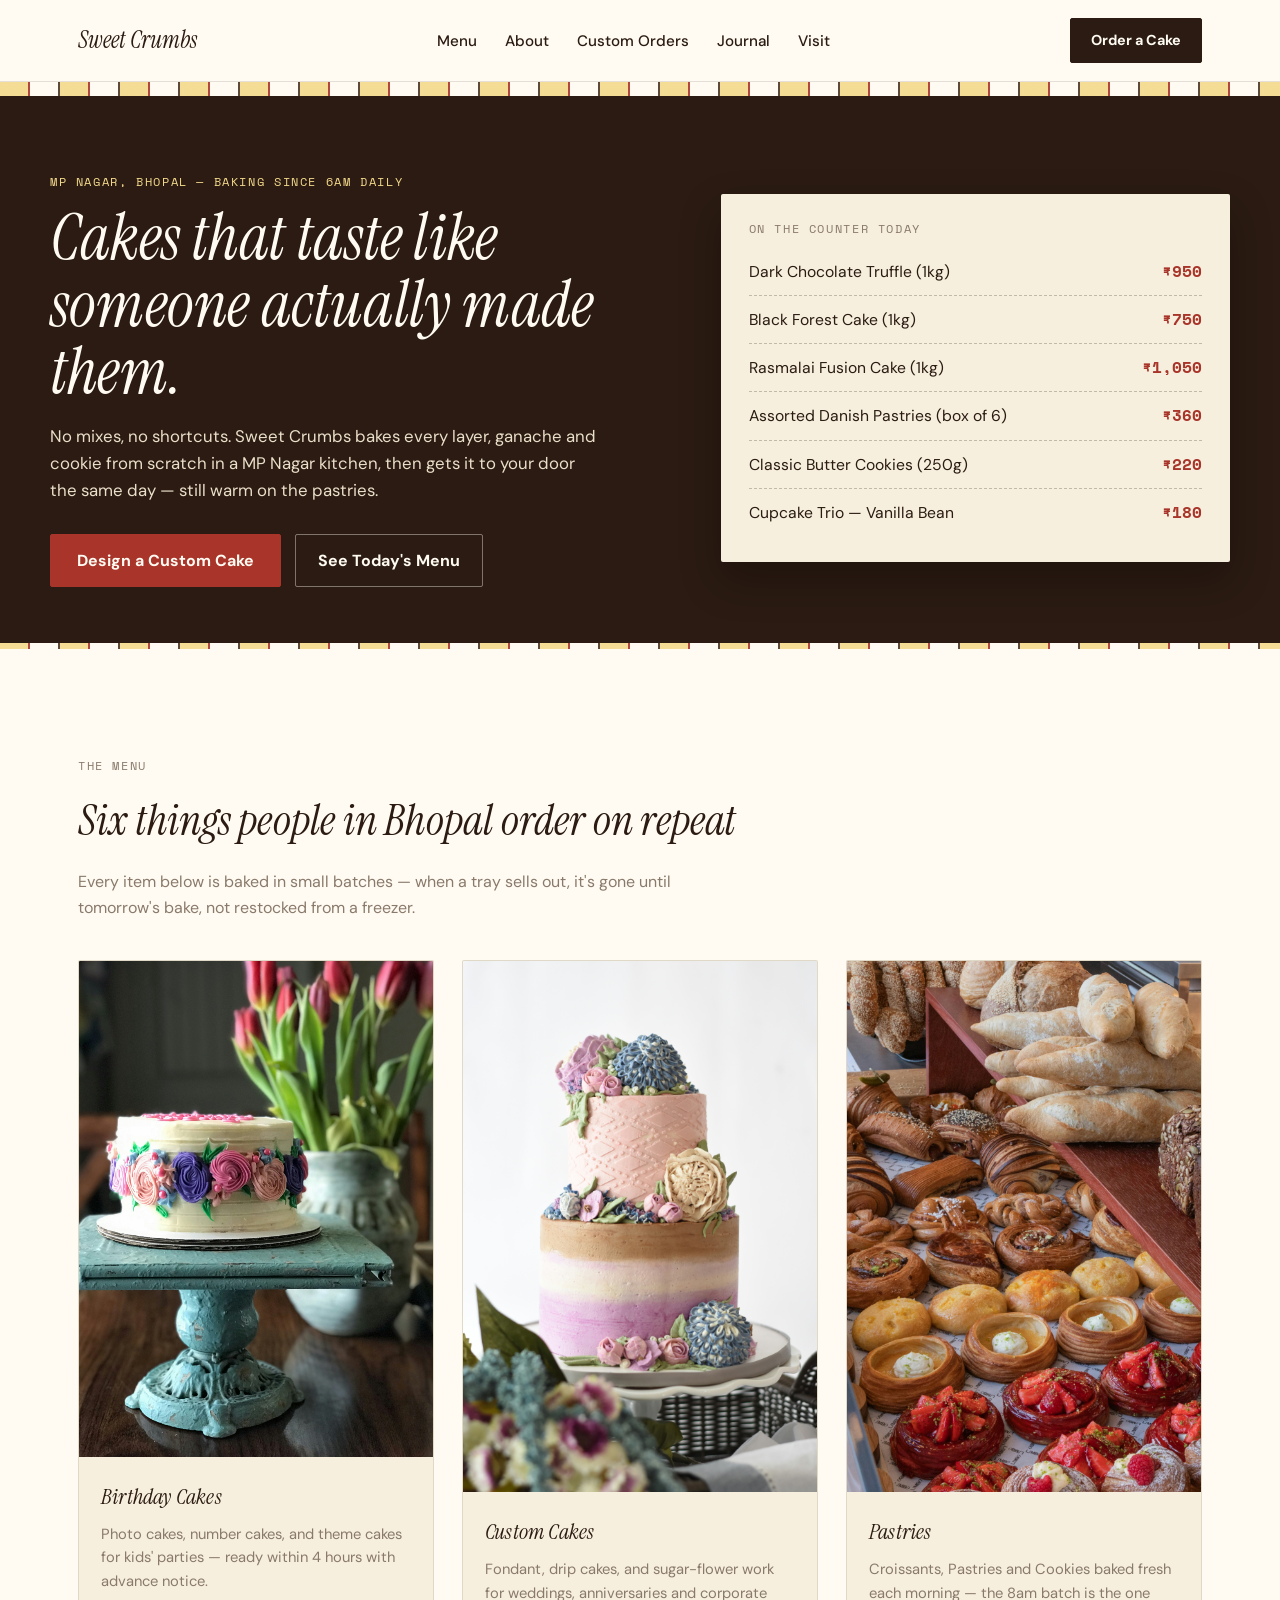
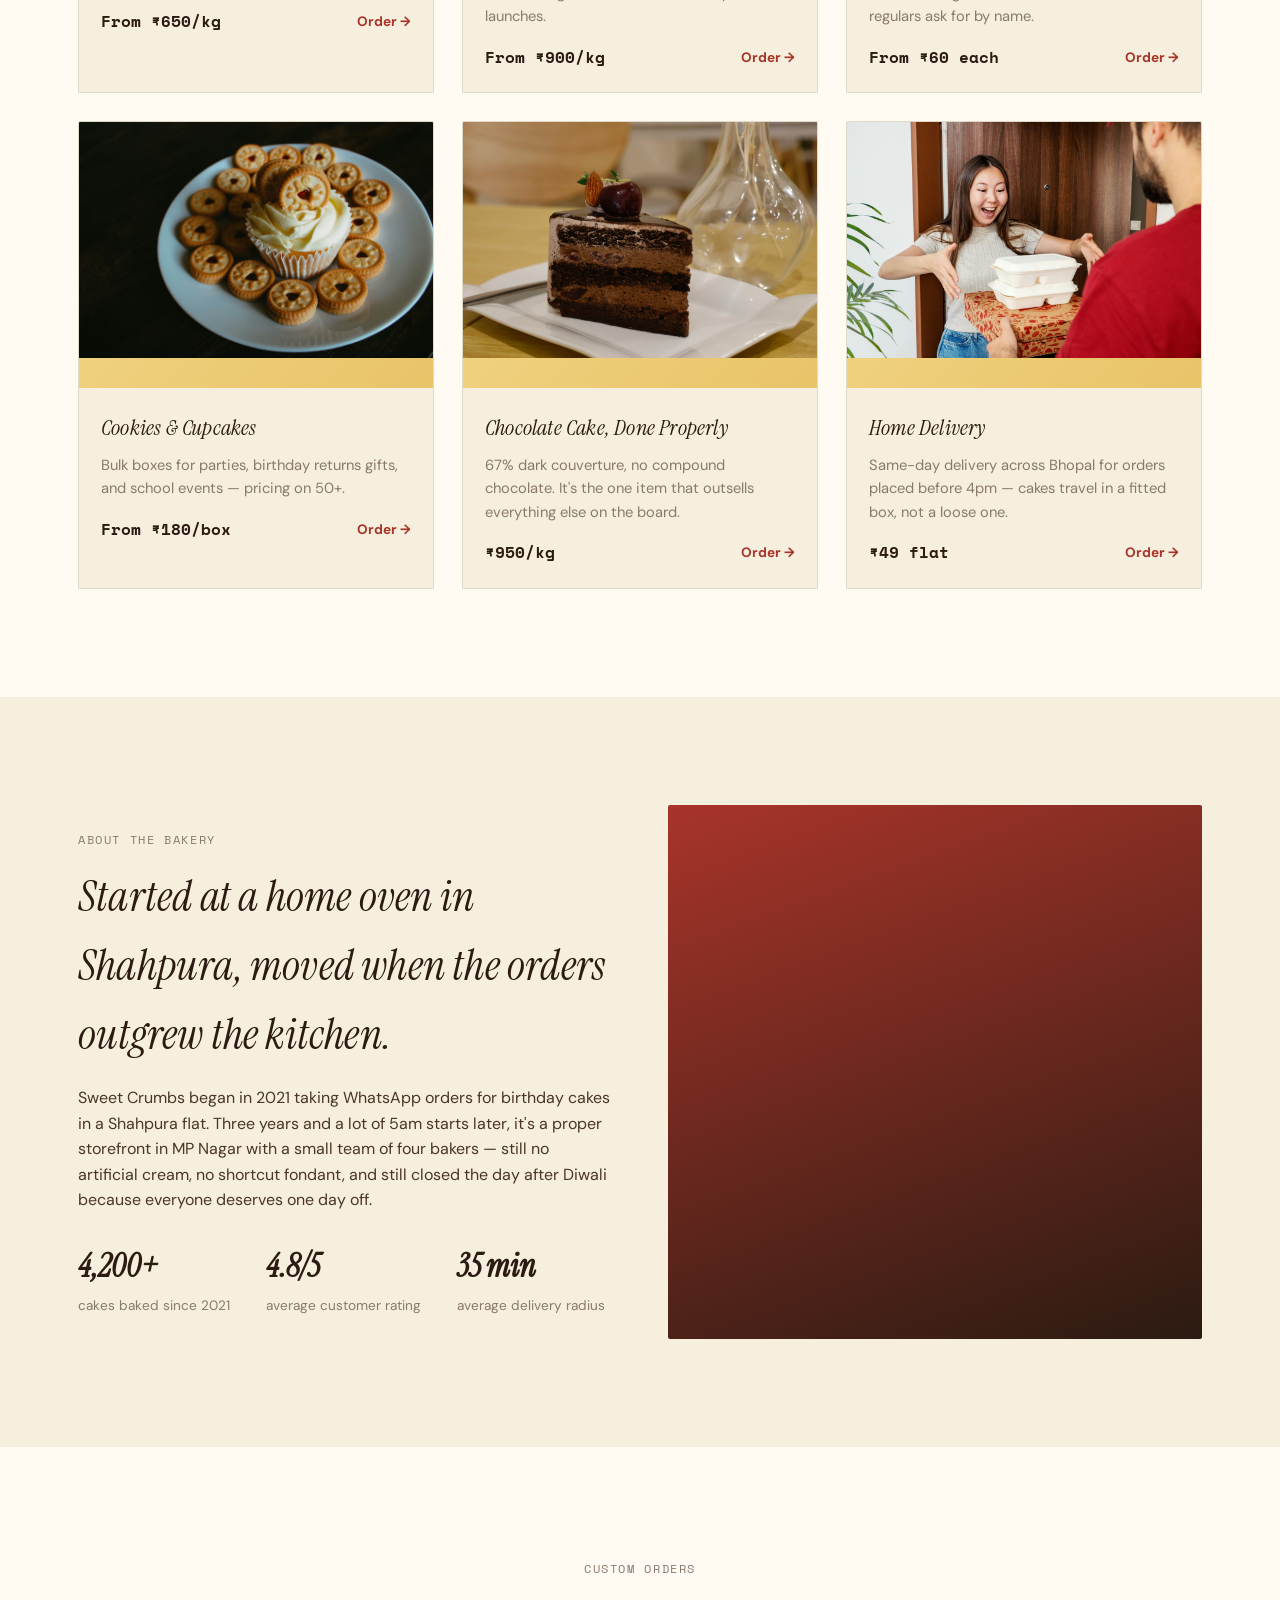
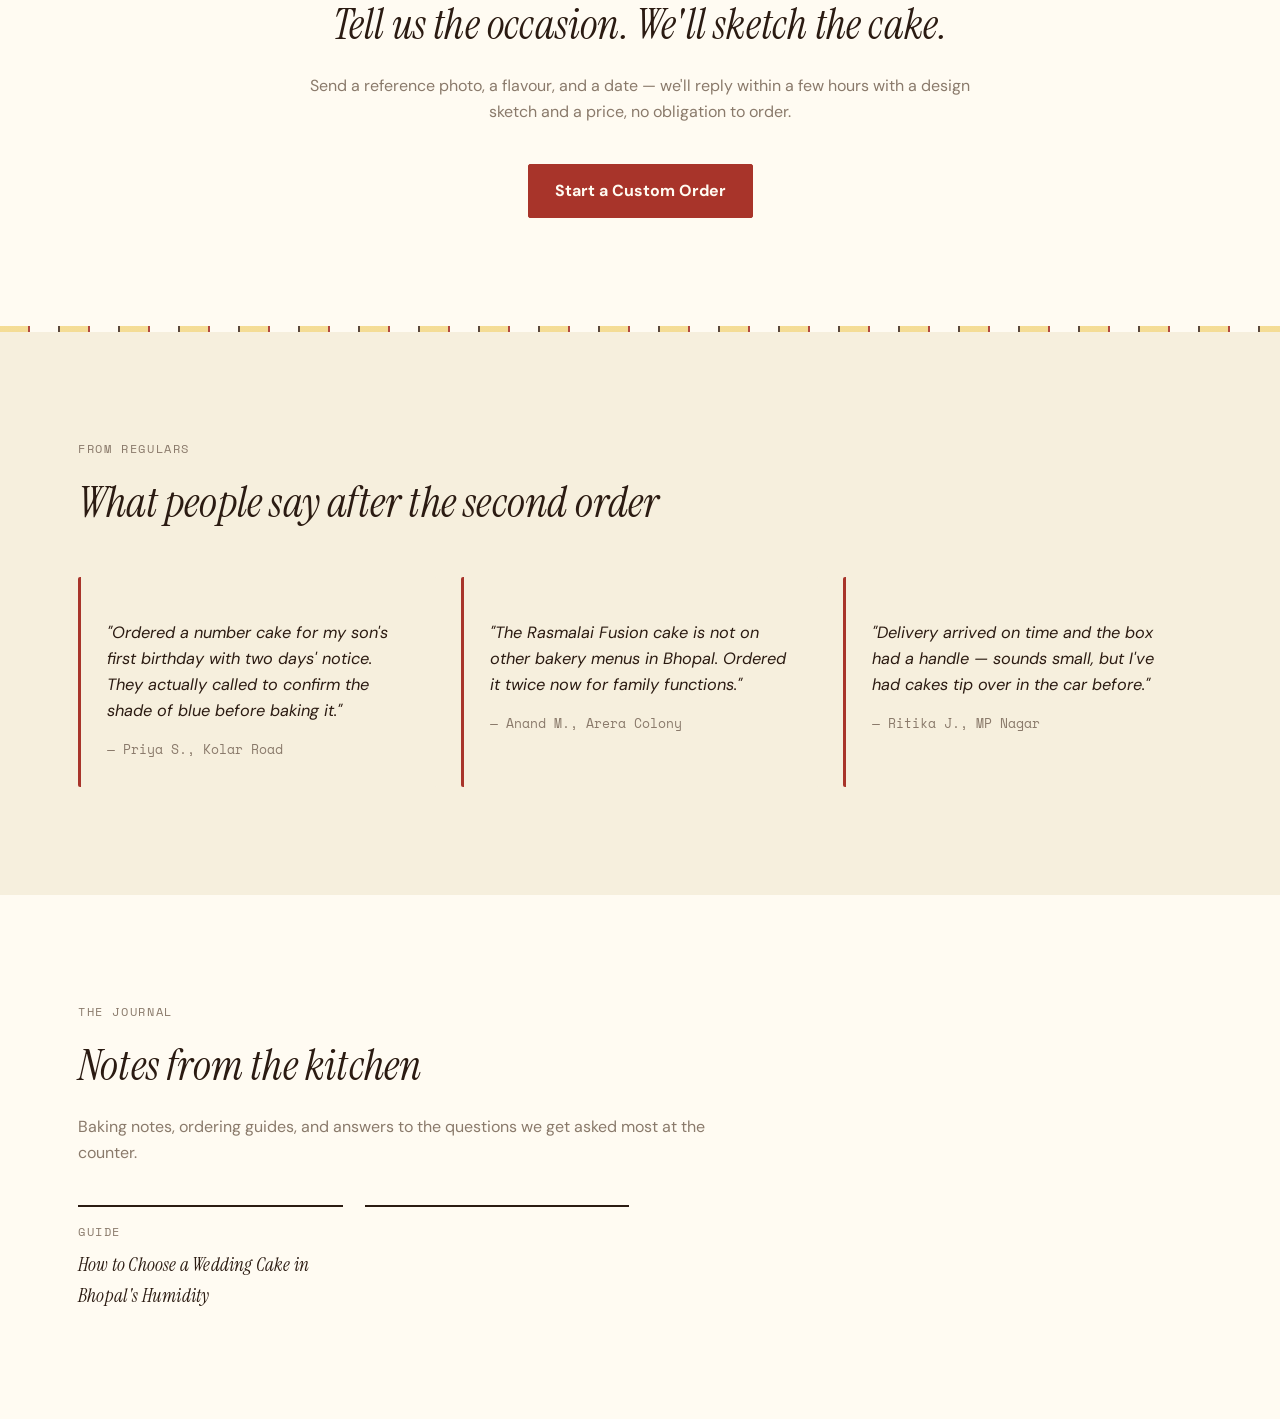
<file: index.html>
<!DOCTYPE html>
<html lang="en">
<head>
<meta charset="UTF-8">
<meta name="viewport" content="width=device-width, initial-scale=1.0">

<!-- ============================================================
     SEO: Title & Meta Description
     ============================================================ -->
<title>Sweet Crumbs Bakery Bhopal | Custom Cakes, Pastries &amp; Home Delivery</title>
<meta name="description" content="Sweet Crumbs Bakery in MP Nagar, Bhopal bakes birthday cakes, custom cakes, pastries and cupcakes fresh every morning. Order online for same-day home delivery across Bhopal.">
<link rel="canonical" href="https://www.sweetcrumbsbhopal.in/">
<meta name="robots" content="index, follow">

<!-- Open Graph -->
<meta property="og:title" content=Sweet Crumbs Bakery>
<meta property="og:site_name" content=Site Crumbs Bakery>
<meta property="og:url" content=https://ka-jal17.github.io/Bakery-Website/>
<meta property="og:description" content=Cakes that taste like someone actually made them.
No mixes, no shortcuts. Sweet Crumbs bakes every layer, ganache and cookie from scratch in a MP Nagar kitchen, then gets it to your door the same day still warm on the pastries.>
<meta property="og:image" content=https://ka-jal17.github.io/Bakery-Website/photos/logan-ellzey-tOKVj3FOUbA-unsplash.jpg>

<!-- LocalBusiness Schema -->
<script type="application/ld+json">
{
  "@context": "https://schema.org",
  "@type": "Bakery",
  "name": "Sweet Crumbs Bakery",
  "image": "https://www.sweetcrumbsbhopal.in/images/storefront.jpg",
  "address": {
    "@type": "PostalAddress",
    "streetAddress": "14 Zone-II, MP Nagar",
    "addressLocality": "Bhopal",
    "addressRegion": "Madhya Pradesh",
    "postalCode": "462011",
    "addressCountry": "IN"
  },
  "geo": { "@type": "GeoCoordinates", "latitude": 23.2337, "longitude": 77.4341 },
  "telephone": "+91-XXXXXXXXXX",
  "servesCuisine": "Bakery",
  "priceRange": "₹₹",
  "openingHoursSpecification": [
    { "@type": "OpeningHoursSpecification", "dayOfWeek": ["Monday","Tuesday","Wednesday","Thursday","Friday","Saturday","Sunday"], "opens": "08:00", "closes": "21:00" }
  ]
}
</script>
<script type="application/ld+json">
{
  "@context": "https://schema.org",
  "@type": "FAQPage",
  "mainEntity": [{
    "@type": "Question",
    "name": "What products do you offer?",
    "acceptedAnswer": {
      "@type": "Answer",
      "text": "We offer freshly baked breads, cakes, pastries, cookies, cupcakes, donuts, muffins, and seasonal specials made with premium ingredients."
    }
  },{
    "@type": "Question",
    "name": "Do you offer eggless options?",
    "acceptedAnswer": {
      "@type": "Answer",
      "text": "Yes, we have a variety of delicious eggless cakes and desserts available."
    }
  },{
    "@type": "Question",
    "name": "Do you use preservatives?",
    "acceptedAnswer": {
      "@type": "Answer",
      "text": "No. We focus on fresh baking and use high-quality ingredients without unnecessary preservatives."
    }
  },{
    "@type": "Question",
    "name": "How far in advance should I place a custom order?",
    "acceptedAnswer": {
      "@type": "Answer",
      "text": "We recommend placing your order at least 2–3 days in advance. Larger or more detailed cakes may require additional preparation time."
    }
  },{
    "@type": "Question",
    "name": "Can I schedule delivery?",
    "acceptedAnswer": {
      "@type": "Answer",
      "text": "Yes, you can select your preferred delivery date and available time slot during checkout."
    }
  },{
    "@type": "Question",
    "name": "Is Cash on Delivery available?",
    "acceptedAnswer": {
      "@type": "Answer",
      "text": "Availability depends on your location and order value."
    }
  },{
    "@type": "Question",
    "name": "How should I store my cake?",
    "acceptedAnswer": {
      "@type": "Answer",
      "text": "Keep refrigerated and consume within 24–48 hours for the best freshness."
    }
  },{
    "@type": "Question",
    "name": "Can I cancel my order?",
    "acceptedAnswer": {
      "@type": "Answer",
      "text": "Orders can be canceled before preparation begins. Customized items may have limited cancellation options."
    }
  },{
    "@type": "Question",
    "name": "What if I receive a damaged product?",
    "acceptedAnswer": {
      "@type": "Answer",
      "text": "Please contact us immediately with your order details and photos. We'll work to resolve the issue as quickly as possible."
    }
  },{
    "@type": "Question",
    "name": "Do you offer catering for events?",
    "acceptedAnswer": {
      "@type": "Answer",
      "text": "Yes! We provide bakery catering for birthdays, weddings, corporate events, and celebrations."
    }
  }]
}
</script>
<!-- Fonts: Instrument Serif (display) + DM Sans (body) + Space Mono (labels/prices) -->
<link rel="preconnect" href="https://fonts.googleapis.com">
<link rel="preconnect" href="https://fonts.gstatic.com" crossorigin>
<link href="https://fonts.googleapis.com/css2?family=Instrument+Serif:ital@0;1&family=DM+Sans:wght@400;500;700&family=Space+Mono:wght@400;700&display=swap" rel="stylesheet">

<link rel="stylesheet" href="theme.css">
<style>
  :root{
    --espresso:#2B1B12;
    --espresso-soft:#4A3527;
    --flour:#FFFBF2;
    --flour-dim:#F6EFDD;
    --butter:#F3D98B;
    --jam:#A8342A;
    --jam-dark:#7C2620;
    --sage:#6B7A5E;
    --muted:#8A7A6B;
    --radius:2px;
  }

  /* ---------- Lamination stripe motif (signature element) ---------- */
  .lamination{
    height:14px;
    width:100%;
    background:repeating-linear-gradient(
      90deg,
      var(--butter) 0 28px,
      var(--jam) 28px 30px,
      var(--flour) 30px 58px,
      var(--espresso-soft) 58px 60px
    );
    opacity:0.9;
  }
  .lamination.thin{ height:6px; }

  /* ---------- Header ---------- */
  header{
    position:sticky; top:0; z-index:20;
    background:var(--flour);
    border-bottom:1px solid rgba(43,27,18,0.12);
  }
  .nav-wrap{
    max-width:1180px; margin:0 auto; padding:18px 28px;
    display:flex; align-items:center; justify-content:space-between;
  }
  .brand{ font-family:'Instrument Serif', serif; font-size:1.5rem; font-style:italic;}
  nav ul{ list-style:none; display:flex; gap:28px; margin:0; padding:0; }
  nav a{ text-decoration:none; font-size:0.95rem; font-weight:500; }
  nav a:hover{ color:var(--jam); }
  .cta-btn{
    background:var(--espresso); color:var(--flour);
    padding:10px 20px; border-radius:var(--radius);
    text-decoration:none; font-size:0.9rem; font-weight:700;
    border:1px solid var(--espresso);
    transition:background 0.2s ease, color 0.2s ease;
  }
  .cta-btn:hover{ background:transparent; color:var(--espresso); }
  .cta-btn:focus-visible, a:focus-visible, button:focus-visible{ outline:3px solid var(--jam); outline-offset:2px;}
  .menu-toggle{ display:none; }

  /* ---------- Hero: the day's bake board ---------- */
  .hero{
    background:var(--espresso);
    color:var(--flour);
    padding:72px 28px 56px;
  }
  .hero-inner{ max-width:1180px; margin:0 auto; display:grid; grid-template-columns:1.1fr 0.9fr; gap:48px; align-items:center;}
  .hero-eyebrow{ color:var(--butter); }
  .hero h1{ font-size:clamp(2.6rem, 5vw, 4.2rem); font-style:italic; margin-top:10px; line-height:1.05;}
  .hero p.sub{ max-width:46ch; margin-top:18px; color:#EADFC9; font-size:1.05rem;}
  .hero-ctas{ margin-top:30px; display:flex; gap:14px; flex-wrap:wrap;}
  .btn-primary{
    background:var(--jam); color:var(--flour); padding:13px 26px;
    text-decoration:none; font-weight:700; border-radius:var(--radius);
    border:1px solid var(--jam);
  }
  .btn-primary:hover{ background:var(--jam-dark); }
  .btn-ghost{
    color:var(--flour); padding:13px 22px; text-decoration:none;
    font-weight:700; border:1px solid rgba(255,251,242,0.4); border-radius:var(--radius);
  }
  .btn-ghost:hover{ border-color:var(--flour); }

  /* Today's board card */
  .board{
    background:var(--flour-dim); color:var(--espresso);
    border-radius:var(--radius); padding:26px 28px;
    box-shadow:0 18px 40px rgba(0,0,0,0.28);
  }
  .board .label{ margin-bottom:10px; display:block;}
  .board ul{ list-style:none; margin:0; padding:0;}
  .board li{
    display:flex; justify-content:space-between; align-items:baseline;
    padding:11px 0; border-bottom:1px dashed rgba(43,27,18,0.25);
    font-size:0.98rem;
  }
  .board li:last-child{ border-bottom:none; }
  .board .price{ font-family:'Space Mono', monospace; font-weight:700; color:var(--jam);}

  /* ---------- Section shell ---------- */
  section{ padding:64px 28px; }
  .inner{ max-width:1180px; margin:0 auto; }
  .section-head{ max-width:60ch; margin-bottom:40px; }
  .section-head .label{ margin-bottom:10px; display:block; }
  .section-head h2{ font-size:clamp(1.9rem, 3.4vw, 2.7rem); font-style:italic;}
  .section-head p{ color:var(--muted); margin-top:12px; }

  /* ---------- Products grid ---------- */
  .grid{ display:grid; grid-template-columns:repeat(3, 1fr); gap:28px; }
  .card{
    background:var(--flour-dim); border:1px solid rgba(43,27,18,0.1);
    border-radius:var(--radius); overflow:hidden;
    display:flex; flex-direction:column;
  }
  .card-img{ aspect-ratio:4/3; background:linear-gradient(135deg, var(--butter), #E9C368); position:relative;}
  .card-body{ padding:22px; }
  .card h3{ font-size:1.4rem; font-style:italic; }
  .card p{ color:var(--muted); font-size:0.92rem; margin-top:8px;}
  .card .price-row{ display:flex; justify-content:space-between; align-items:center; margin-top:16px;}
  .card .price{ font-family:'Space Mono', monospace; font-weight:700;}
  .card .order-link{ font-size:0.85rem; font-weight:700; color:var(--jam); text-decoration:none;}
  .card .order-link:hover{ text-decoration:underline; }

  /* ---------- About / split ---------- */
  .split{ display:grid; grid-template-columns:1fr 1fr; gap:56px; align-items:center; }
  .split .swatch{ aspect-ratio:1/1; background:linear-gradient(160deg, var(--jam), var(--espresso)); border-radius:var(--radius); }
  .stat-row{ display:flex; gap:36px; margin-top:28px; flex-wrap:wrap;}
  .stat b{ font-family:'Instrument Serif', serif; font-size:2rem; display:block; font-style:italic;}
  .stat span{ color:var(--muted); font-size:0.85rem; }

  /* ---------- Testimonials ---------- */
  .testi-row{ display:grid; grid-template-columns:repeat(3,1fr); gap:24px; }
  .testi{ background:var(--flour-dim); padding:26px; border-left:3px solid var(--jam); border-radius:var(--radius); }
  .testi p{ font-style:italic; font-size:1.02rem; }
  .testi .who{ margin-top:14px; font-family:'Space Mono', monospace; font-size:0.8rem; color:var(--muted); }

  /* ---------- Blog teaser ---------- */
  .blog-row{ display:grid; grid-template-columns:repeat(4,1fr); gap:22px; }
  .blog-card{ border-top:2px solid var(--espresso); padding-top:16px; }
  .blog-card .label{ margin-bottom:8px; display:block;}
  .blog-card h3{ font-size:1.2rem; font-style:italic; }
  .blog-card a{ text-decoration:none; }
  .blog-card a:hover h3{ color:var(--jam); }

  /* ---------- Location / contact ---------- */
  .location-wrap{ display:grid; grid-template-columns:1fr 1fr; gap:40px; }
  .map-embed{ aspect-ratio:4/3; border-radius:var(--radius); overflow:hidden; border:1px solid rgba(43,27,18,0.15);}
  .map-embed iframe{ width:100%; height:100%; border:0; }
  .info-list{ list-style:none; padding:0; margin:20px 0 0; }
  .info-list li{ display:flex; gap:12px; padding:10px 0; border-bottom:1px solid rgba(43,27,18,0.1);}
  .info-list .k{ font-family:'Space Mono', monospace; font-size:0.78rem; color:var(--muted); min-width:110px;}

  form.contact-form{ margin-top:24px; display:grid; gap:14px; }
  form.contact-form input, form.contact-form textarea{
    font-family:'DM Sans', sans-serif; font-size:0.95rem;
    padding:12px 14px; border:1px solid rgba(43,27,18,0.25); border-radius:var(--radius);
    background:var(--flour);
  }
  form.contact-form button{
    justify-self:start; background:var(--jam); color:var(--flour);
    border:none; padding:13px 26px; font-weight:700; border-radius:var(--radius); cursor:pointer;
  }
  form.contact-form button:hover{ background:var(--jam-dark); }

  footer{ background:var(--espresso); color:#D9CBB4; padding:44px 28px 30px;}
  .footer-inner{ max-width:1180px; margin:0 auto; display:flex; justify-content:space-between; flex-wrap:wrap; gap:24px;}
  footer .brand{ color:var(--flour); }
  footer a{ text-decoration:none; color:#D9CBB4; }
  footer a:hover{ color:var(--butter); }
  .fine{ font-size:0.8rem; color:#8A7A63; margin-top:24px; }

  @media (max-width: 900px){
    .hero-inner, .split, .location-wrap{ grid-template-columns:1fr; }
    .grid{ grid-template-columns:repeat(2,1fr); }
    .testi-row{ grid-template-columns:1fr; }
    .blog-row{ grid-template-columns:repeat(2,1fr); }
    nav ul{ display:none; }
  }
  @media (max-width:560px){
    .grid, .blog-row{ grid-template-columns:1fr; }
  }
</style>
</head>
<body>

<header>
  <div class="nav-wrap">
    <a href="seo.html" class="brand">Sweet Crumbs</a>
    <nav aria-label="Primary">
      <ul>
        <li><a href="menu.html">Menu</a></li>
        <li><a href="about.html">About</a></li>
        <li><a href="custom-orders.html">Custom Orders</a></li>
        <li><a href="journal.html">Journal</a></li>
        <li><a href="visit.html">Visit</a></li>
      </ul>
    </nav>
    <a href="custom-design.html" class="cta-btn">Order a Cake</a>
  </div>
</header>
<div class="lamination" role="presentation"></div>

<!-- ============ HERO ============ -->
<section class="hero" id="top">
  <div class="hero-inner">
    <div>
      <span class="label hero-eyebrow">MP Nagar, Bhopal — Baking since 6am daily</span>
      <h1>Cakes that taste like someone actually made them.</h1>
      <p class="sub">No mixes, no shortcuts. Sweet Crumbs bakes every layer, ganache and cookie from scratch in a MP Nagar kitchen, then gets it to your door the same day — still warm on the pastries.</p>
      <div class="hero-ctas">
        <a href="#custom" class="btn-primary">Design a Custom Cake</a>
        <a href="#menu" class="btn-ghost">See Today's Menu</a>
      </div>
    </div>
    <div class="board" aria-label="Today's bake list">
      <span class="label">On the counter today</span>
      <ul>
        <li><span>Dark Chocolate Truffle (1kg)</span><span class="price">₹950</span></li>
        <li><span>Black Forest Cake (1kg)</span><span class="price">₹750</span></li>
        <li><span>Rasmalai Fusion Cake (1kg)</span><span class="price">₹1,050</span></li>
        <li><span>Assorted Danish Pastries (box of 6)</span><span class="price">₹360</span></li>
        <li><span>Classic Butter Cookies (250g)</span><span class="price">₹220</span></li>
        <li><span>Cupcake Trio — Vanilla Bean</span><span class="price">₹180</span></li>
      </ul>
    </div>
  </div>
</section>
<div class="lamination thin" role="presentation"></div>

<!-- ============ MENU / PRODUCTS ============ -->
<section id="menu">
  <div class="inner">
    <div class="section-head">
      <span class="label">The Menu</span>
      <h2>Six things people in Bhopal order on repeat</h2>
      <p>Every item below is baked in small batches — when a tray sells out, it's gone until tomorrow's bake, not restocked from a freezer.</p>
    </div>
    <div class="grid">

      <article class="card">
        <div class="card-img"><img src="photos\logan-ellzey-tOKVj3FOUbA-unsplash.jpg" alt="Two-tier vanilla birthday cake with buttercream flowers, decorated for a child's birthday, Bhopal" loading="lazy"></div>
        <div class="card-body">
          <h3>Birthday Cakes</h3>
          <p>Photo cakes, number cakes, and theme cakes for kids' parties — ready within 4 hours with advance notice.</p>
          <div class="price-row"><span class="price">From ₹650/kg</span><a href="#custom" class="order-link">Order →</a></div>
        </div>
      </article>

      <article class="card">
        <div class="card-img"><img src="photos\deva-williamson-Dd8_frJOHco-unsplash.jpg" alt="Custom fondant wedding cake with sugar flowers, Sweet Crumbs Bakery Bhopal" loading="lazy"></div>
        <div class="card-body">
          <h3>Custom Cakes</h3>
          <p>Fondant, drip cakes, and sugar-flower work for weddings, anniversaries and corporate launches.</p>
          <div class="price-row"><span class="price">From ₹900/kg</span><a href="#custom" class="order-link">Order →</a></div>
        </div>
      </article>

      <article class="card">
        <div class="card-img"><img src="photos\aleksandra-dementeva-IABZ0B8Ki3I-unsplash.jpg" alt="Assorted fresh Danish pastries and croissants on a bakery counter in Bhopal" loading="lazy"></div>
        <div class="card-body">
          <h3>Pastries</h3>
          <p>Croissants, Pastries and Cookies baked fresh each morning — the 8am batch is the one regulars ask for by name.</p>
          <div class="price-row"><span class="price">From ₹60 each</span><a href="#custom" class="order-link">Order →</a></div>
        </div>
      </article>

      <article class="card">
        <div class="card-img"><img src="photos\lottie-griffiths-EHBmHf3yPvo-unsplash.jpg" alt="Freshly baked butter cookies and vanilla cupcakes with buttercream swirls" loading="lazy"></div>
        <div class="card-body">
          <h3>Cookies &amp; Cupcakes</h3>
          <p>Bulk boxes for parties, birthday returns gifts, and school events — pricing on 50+.</p>
          <div class="price-row"><span class="price">From ₹180/box</span><a href="#custom" class="order-link">Order →</a></div>
        </div>
      </article>

      <article class="card">
        <div class="card-img"><img src="photos\you-le-r6T3KBdlGH4-unsplash.jpg" alt="Slice of rich dark chocolate truffle cake showing moist layers, Bhopal bakery" loading="lazy"></div>
        <div class="card-body">
          <h3>Chocolate Cake, Done Properly</h3>
          <p>67% dark couverture, no compound chocolate. It's the one item that outsells everything else on the board.</p>
          <div class="price-row"><span class="price">₹950/kg</span><a href="#custom" class="order-link">Order →</a></div>
        </div>
      </article>

      <article class="card">
        <div class="card-img"><img src="photos\jeshoots-com-Ym1qmOgxoyg-unsplash.jpg" alt="Bakery delivery box being handed over at a doorstep in Bhopal" loading="lazy"></div>
        <div class="card-body">
          <h3>Home Delivery</h3>
          <p>Same-day delivery across Bhopal for orders placed before 4pm — cakes travel in a fitted box, not a loose one.</p>
          <div class="price-row"><span class="price">₹49 flat</span><a href="#custom" class="order-link">Order →</a></div>
        </div>
      </article>

    </div>
  </div>
</section>

<!-- ============ ABOUT ============ -->
<section id="about" style="background:var(--flour-dim);">
  <div class="inner split">
    <div>
      <span class="label">About the Bakery</span>
      <h2 style="font-size:clamp(1.9rem,3.4vw,2.7rem); font-style:italic; margin-top:10px;">Started at a home oven in Shahpura, moved when the orders outgrew the kitchen.</h2>
      <p style="margin-top:16px; color:var(--espresso-soft);">Sweet Crumbs began in 2021 taking WhatsApp orders for birthday cakes in a Shahpura flat. Three years and a lot of 5am starts later, it's a proper storefront in MP Nagar with a small team of four bakers — still no artificial cream, no shortcut fondant, and still closed the day after Diwali because everyone deserves one day off.</p>
      <div class="stat-row">
        <div class="stat"><b>4,200+</b><span>cakes baked since 2021</span></div>
        <div class="stat"><b>4.8/5</b><span>average customer rating</span></div>
        <div class="stat"><b>35 min</b><span>average delivery radius</span></div>
      </div>
    </div>
    <div class="swatch" role="img" aria-label="Warm jam-red and espresso gradient panel"></div>
  </div>
</section>

<!-- ============ CUSTOM ORDERS CTA ============ -->
<section id="custom">
  <div class="inner" style="text-align:center; max-width:720px; margin:0 auto;">
    <span class="label">Custom Orders</span>
    <h2 style="font-size:clamp(1.9rem,3.4vw,2.6rem); font-style:italic; margin-top:12px;">Tell us the occasion. We'll sketch the cake.</h2>
    <p style="color:var(--muted); margin-top:14px;">Send a reference photo, a flavour, and a date — we'll reply within a few hours with a design sketch and a price, no obligation to order.</p>
    <a href="#visit" class="btn-primary" style="display:inline-block; margin-top:24px;">Start a Custom Order</a>
  </div>
</section>
<div class="lamination thin" role="presentation"></div>

<!-- ============ TESTIMONIALS ============ -->
<section style="background:var(--flour-dim);">
  <div class="inner">
    <div class="section-head">
      <span class="label">From Regulars</span>
      <h2>What people say after the second order</h2>
    </div>
    <div class="testi-row">
      <div class="testi">
        <p>"Ordered a number cake for my son's first birthday with two days' notice. They actually called to confirm the shade of blue before baking it."</p>
        <div class="who">— Priya S., Kolar Road</div>
      </div>
      <div class="testi">
        <p>"The Rasmalai Fusion cake is not on other bakery menus in Bhopal. Ordered it twice now for family functions."</p>
        <div class="who">— Anand M., Arera Colony</div>
      </div>
      <div class="testi">
        <p>"Delivery arrived on time and the box had a handle — sounds small, but I've had cakes tip over in the car before."</p>
        <div class="who">— Ritika J., MP Nagar</div>
      </div>
    </div>
  </div>
</section>

<!-- ============ BLOG / JOURNAL ============ -->
<section id="journal">
  <div class="inner">
    <div class="section-head">
      <span class="label">The Journal</span>
      <h2>Notes from the kitchen</h2>
      <p>Baking notes, ordering guides, and answers to the questions we get asked most at the counter.</p>
    </div>
    <div class="blog-row">
      <div class="blog-card">
        <span class="label">Guide</span>
        <a href="#"><h3>How to Choose a Wedding Cake in Bhopal's Humidity</h3></a>
      </div>
      <div class="blog-card">
        <span
</file>
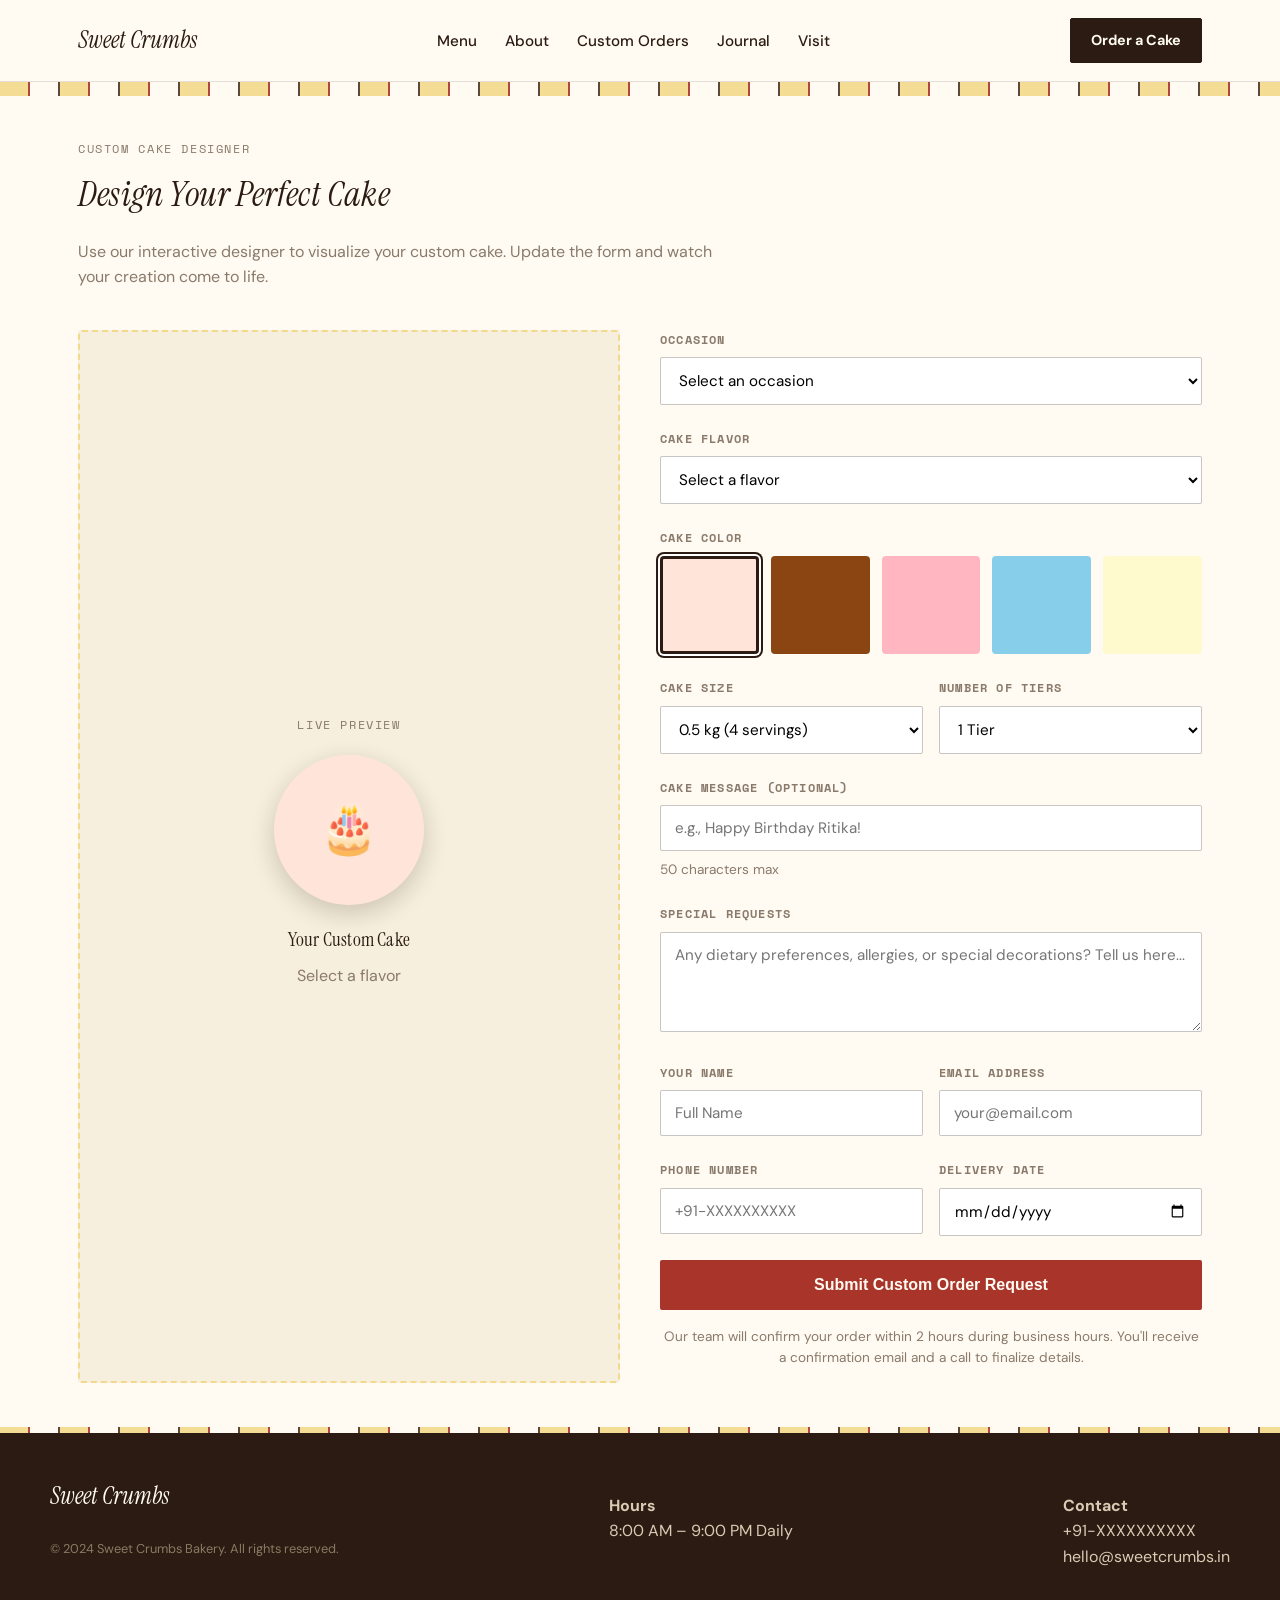
<file: custom-design.html>
<!DOCTYPE html>
<html lang="en">
<head>
  <meta charset="UTF-8">
  <meta name="viewport" content="width=device-width, initial-scale=1.0">
  <title>Design Your Cake | Sweet Crumbs Bakery</title>
  <link rel="preconnect" href="https://fonts.googleapis.com">
  <link rel="preconnect" href="https://fonts.gstatic.com" crossorigin>
  <link href="https://fonts.googleapis.com/css2?family=Instrument+Serif:ital@0;1&family=DM+Sans:wght@400;500;700&family=Space+Mono:wght@400;700&display=swap" rel="stylesheet">
  <link rel="stylesheet" href="theme.css">
  <style>
    .design-container { display: grid; grid-template-columns: 1fr 1fr; gap: 40px; }
    .preview-box {
      background: var(--flour-dim);
      border-radius: 4px;
      padding: 40px;
      display: flex;
      flex-direction: column;
      justify-content: center;
      align-items: center;
      text-align: center;
      min-height: 600px;
      border: 2px dashed var(--butter);
    }
    .preview-cake {
      width: 200px;
      height: 200px;
      border-radius: 50%;
      margin: 20px auto;
      box-shadow: 0 8px 24px rgba(43, 27, 18, 0.2);
      display: flex;
      align-items: center;
      justify-content: center;
      font-size: 3rem;
      transition: all 0.3s ease;
    }
    .form-group { margin-bottom: 24px; }
    .form-group label {
      display: block;
      font-family: 'Space Mono', monospace;
      font-size: 0.75rem;
      text-transform: uppercase;
      letter-spacing: 0.1em;
      color: var(--muted);
      margin-bottom: 8px;
      font-weight: 700;
    }
    .form-group input,
    .form-group select,
    .form-group textarea {
      width: 100%;
      font-family: 'DM Sans', sans-serif;
      font-size: 0.95rem;
      padding: 12px 14px;
      border: 1px solid rgba(43, 27, 18, 0.25);
      border-radius: 2px;
      background: white;
      box-sizing: border-box;
    }
    .form-group textarea { resize: vertical; min-height: 100px; }
    .color-options {
      display: grid;
      grid-template-columns: repeat(5, 1fr);
      gap: 12px;
    }
    .color-swatch {
      width: 100%;
      aspect-ratio: 1;
      border-radius: 4px;
      border: 3px solid transparent;
      cursor: pointer;
      transition: all 0.2s ease;
    }
    .color-swatch:hover { transform: scale(1.05); }
    .color-swatch.selected { border-color: var(--espresso); box-shadow: 0 0 0 2px white, 0 0 0 4px var(--espresso); }
    .form-row { display: grid; grid-template-columns: 1fr 1fr; gap: 16px; }
    .submit-btn {
      width: 100%;
      background: var(--jam);
      color: var(--flour);
      padding: 16px;
      border: none;
      border-radius: 2px;
      font-weight: 700;
      font-size: 1rem;
      cursor: pointer;
      transition: background 0.2s ease;
    }
    .submit-btn:hover { background: var(--jam-dark); }
    .sub-note { font-size: 0.85rem; color: var(--muted); margin-top: 8px; }
    @media (max-width: 900px) {
      .design-container { grid-template-columns: 1fr; }
      .form-row { grid-template-columns: 1fr; }
      .preview-box { min-height: 400px; }
    }
  </style>
</head>
<body>

<header>
  <div class="nav-wrap">
    <a href="index.html" class="brand">Sweet Crumbs</a>
    <nav aria-label="Primary">
      <ul>
        <li><a href="menu.html">Menu</a></li>
        <li><a href="about.html">About</a></li>
        <li><a href="custom-orders.html">Custom Orders</a></li>
        <li><a href="journal.html">Journal</a></li>
        <li><a href="visit.html">Visit</a></li>
      </ul>
    </nav>
    <a href="custom-design.html" class="cta-btn">Order a Cake</a>
  </div>
</header>
<div class="lamination" role="presentation"></div>

<section class="inner">
  <div class="section-head">
    <span class="label">Custom Cake Designer</span>
    <h2>Design Your Perfect Cake</h2>
    <p>Use our interactive designer to visualize your custom cake. Update the form and watch your creation come to life.</p>
  </div>

  <div class="design-container">
    <!-- Preview Section -->
    <div class="preview-box" id="previewBox">
      <span class="label">Live Preview</span>
      <div class="preview-cake" id="previewCake" style="background: #FFE5D9;">🎂</div>
      <h3 id="previewText" style="margin: 0; color: var(--espresso);">Your Custom Cake</h3>
      <p id="previewFlavor" style="color: var(--muted); margin: 8px 0;"></p>
    </div>

    <!-- Design Form -->
    <div>
      <form id="designForm" onchange="updatePreview()">
        <div class="form-group">
          <label for="occasion">Occasion</label>
          <select id="occasion" required>
            <option value="">Select an occasion</option>
            <option value="birthday">Birthday</option>
            <option value="wedding">Wedding</option>
            <option value="anniversary">Anniversary</option>
            <option value="corporate">Corporate Event</option>
            <option value="graduation">Graduation</option>
            <option value="other">Other</option>
          </select>
        </div>

        <div class="form-group">
          <label for="flavor">Cake Flavor</label>
          <select id="flavor" required>
            <option value="">Select a flavor</option>
            <option value="chocolate">Dark Chocolate</option>
            <option value="vanilla">Vanilla Bean</option>
            <option value="strawberry">Strawberry</option>
            <option value="red-velvet">Red Velvet</option>
            <option value="lemon">Lemon Drizzle</option>
            <option value="rasmalai">Rasmalai Fusion</option>
          </select>
          <p class="sub-note" id="flavorNote"></p>
        </div>

        <div class="form-group">
          <label>Cake Color</label>
          <div class="color-options">
            <div class="color-swatch selected" style="background: #FFE5D9;" data-color="Cream" onclick="selectColor(this, 'Cream')"></div>
            <div class="color-swatch" style="background: #8B4513;" data-color="Brown" onclick="selectColor(this, 'Brown')"></div>
            <div class="color-swatch" style="background: #FFB6C1;" data-color="Pink" onclick="selectColor(this, 'Pink')"></div>
            <div class="color-swatch" style="background: #87CEEB;" data-color="Blue" onclick="selectColor(this, 'Blue')"></div>
            <div class="color-swatch" style="background: #FFFACD;" data-color="Yellow" onclick="selectColor(this, 'Yellow')"></div>
          </div>
        </div>

        <div class="form-row">
          <div class="form-group">
            <label for="size">Cake Size</label>
            <select id="size" required>
              <option value="0.5kg">0.5 kg (4 servings)</option>
              <option value="1kg">1 kg (8 servings)</option>
              <option value="1.5kg">1.5 kg (12 servings)</option>
              <option value="2kg">2 kg (16 servings)</option>
            </select>
          </div>

          <div class="form-group">
            <label for="servings">Number of Tiers</label>
            <select id="tiers" required>
              <option value="1">1 Tier</option>
              <option value="2">2 Tiers</option>
              <option value="3">3 Tiers</option>
              <option value="4">4 Tiers</option>
            </select>
          </div>
        </div>

        <div class="form-group">
          <label for="message">Cake Message (optional)</label>
          <input type="text" id="message" placeholder="e.g., Happy Birthday Ritika!" maxlength="50">
          <p class="sub-note">50 characters max</p>
        </div>

        <div class="form-group">
          <label for="specialRequests">Special Requests</label>
          <textarea id="specialRequests" placeholder="Any dietary preferences, allergies, or special decorations? Tell us here..."></textarea>
        </div>

        <div class="form-row">
          <div class="form-group">
            <label for="name">Your Name</label>
            <input type="text" id="name" placeholder="Full Name" required>
          </div>

          <div class="form-group">
            <label for="email">Email Address</label>
            <input type="email" id="email" placeholder="your@email.com" required>
          </div>
        </div>

        <div class="form-row">
          <div class="form-group">
            <label for="phone">Phone Number</label>
            <input type="tel" id="phone" placeholder="+91-XXXXXXXXXX" required>
          </div>

          <div class="form-group">
            <label for="deliveryDate">Delivery Date</label>
            <input type="date" id="deliveryDate" required>
          </div>
        </div>

        <button type="submit" class="submit-btn">Submit Custom Order Request</button>
        <p class="sub-note" style="text-align: center; margin-top: 16px;">
          Our team will confirm your order within 2 hours during business hours. You'll receive a confirmation email and a call to finalize details.
        </p>
      </form>
    </div>
  </div>
</section>

<div class="lamination thin" role="presentation"></div>

<footer>
  <div class="footer-inner">
    <div>
      <a href="seo.html" class="brand">Sweet Crumbs</a>
      <p class="fine">© 2024 Sweet Crumbs Bakery. All rights reserved.</p>
    </div>
    <div>
      <p><strong>Hours</strong><br>8:00 AM – 9:00 PM Daily</p>
    </div>
    <div>
      <p><strong>Contact</strong><br><a href="tel:+91-XXXXXXXXXX">+91-XXXXXXXXXX</a><br><a href="mailto:hello@sweetcrumbs.in">hello@sweetcrumbs.in</a></p>
    </div>
  </div>
</footer>

<script>
  const flavorNotes = {
    chocolate: 'Rich dark chocolate with silky ganache',
    vanilla: 'Classic vanilla bean sponge',
    strawberry: 'Fresh strawberry with cream',
    'red-velvet': 'Elegant red velvet cake',
    lemon: 'Bright and zesty lemon',
    rasmalai: 'Traditional Indian fusion'
  };

  let selectedColor = 'Cream';

  function updatePreview() {
    const occasion = document.getElementById('occasion').value;
    const flavor = document.getElementById('flavor').value;
    const message = document.getElementById('message').value;
    const tiers = document.getElementById('tiers').value;

    const previewCake = document.getElementById('previewCake');
    const previewText = document.getElementById('previewText');
    const previewFlavor = document.getElementById('previewFlavor');

    // Update emoji based on occasion
    let emoji = '🎂';
    if (occasion === 'wedding') emoji = '💒';
    if (occasion === 'birthday') emoji = '🎂';
    if (occasion === 'anniversary') emoji = '💕';

    // Update size based on tiers
    let size = '150px';
    if (tiers >= 2) size = '180px';
    if (tiers >= 3) size = '200px';
    if (tiers >= 4) size = '220px';

    previewCake.style.width = size;
    previewCake.style.height = size;
    previewCake.textContent = emoji;

    previewText.textContent = message || 'Your Custom Cake';
    previewFlavor.textContent = flavorNotes[flavor] || 'Select a flavor';
  }

  function selectColor(element, colorName) {
    document.querySelectorAll('.color-swatch').forEach(el => el.classList.remove('selected'));
    element.classList.add('selected');
    selectedColor = colorName;

    const previewCake = document.getElementById('previewCake');
    previewCake.style.background = element.style.background;

    updatePreview();
  }

  document.getElementById('designForm').addEventListener('submit', function(e) {
    e.preventDefault();

    const formData = {
      occasion: document.getElementById('occasion').value,
      flavor: document.getElementById('flavor').value,
      cakeColor: selectedColor,
      size: document.getElementById('size').value,
      tiers: document.getElementById('tiers').value,
      message: document.getElementById('message').value,
      specialRequests: document.getElementById('specialRequests').value,
      name: document.getElementById('name').value,
      email: document.getElementById('email').value,
      phone: document.getElementById('phone').value,
      deliveryDate: document.getElementById('deliveryDate').value
    };

    console.log('Order submitted:', formData);

    // Show success message
    alert(`Thank you, ${formData.name}! Your custom cake design has been submitted.\n\nWe'll contact you at ${formData.phone} within 2 hours to confirm your order.\n\nDesired Delivery: ${formData.deliveryDate}`);

    // Optionally reset the form
    this.reset();
    updatePreview();
  });

  // Initialize preview
  updatePreview();

  // Set minimum date to today
  const today = new Date().toISOString().split('T')[0];
  document.getElementById('deliveryDate').setAttribute('min', today);
</script>

</body>
</html>
</file>
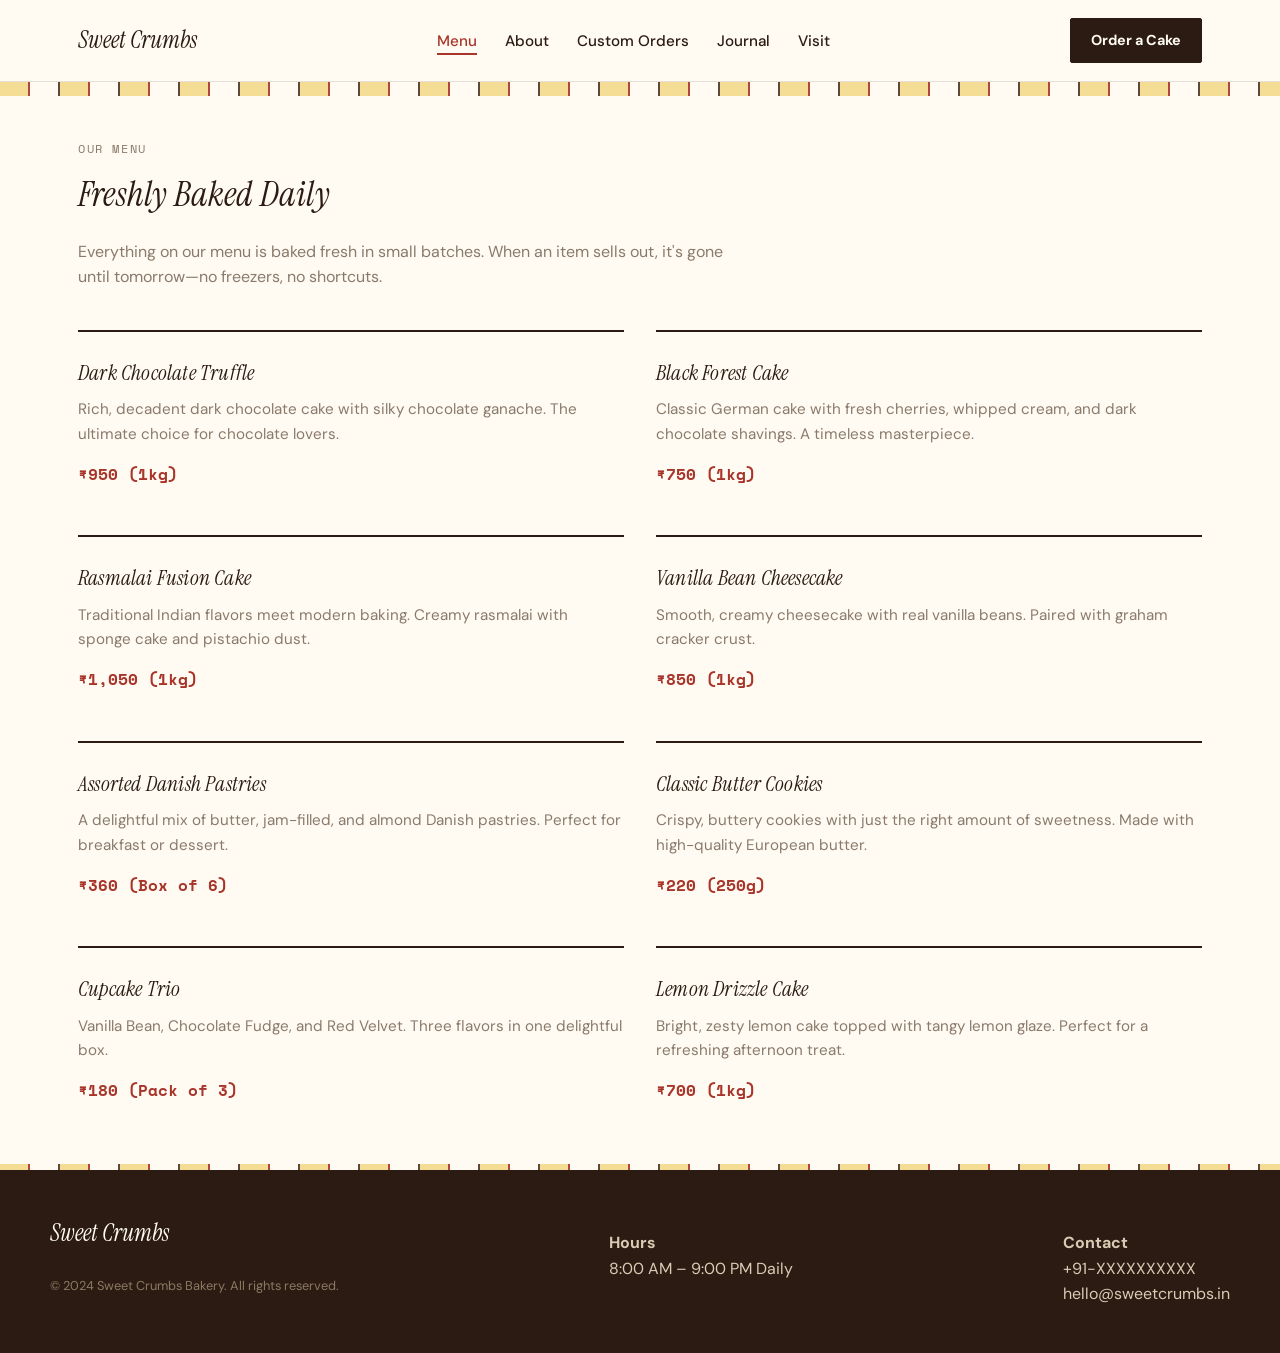
<file: menu.html>
<!DOCTYPE html>
<html lang="en">
<head>
  <meta charset="UTF-8">
  <meta name="viewport" content="width=device-width, initial-scale=1.0">
  <title>Menu | Sweet Crumbs Bakery</title>
  <link rel="preconnect" href="https://fonts.googleapis.com">
  <link rel="preconnect" href="https://fonts.gstatic.com" crossorigin>
  <link href="https://fonts.googleapis.com/css2?family=Instrument+Serif:ital@0;1&family=DM+Sans:wght@400;500;700&family=Space+Mono:wght@400;700&display=swap" rel="stylesheet">
  <link rel="stylesheet" href="theme.css">
  <style>
    .menu-grid { display: grid; grid-template-columns: repeat(2, 1fr); gap: 32px; }
    .menu-item {
      border-top: 2px solid var(--espresso);
      padding-top: 16px;
      transition: transform 0.2s ease;
    }
    .menu-item:hover { transform: translateY(-4px); }
    .menu-item h3 {
      font-size: 1.3rem;
      font-style: italic;
      color: var(--espresso);
      margin: 8px 0;
    }
    .menu-item .desc { color: var(--muted); font-size: 0.95rem; margin: 8px 0; }
    .menu-item .price { font-family: 'Space Mono', monospace; font-weight: 700; color: var(--jam); }
    @media (max-width: 900px) {
      .menu-grid { grid-template-columns: 1fr; }
    }
  </style>
</head>
<body>

<header>
  <div class="nav-wrap">
    <a href="index.html" class="brand">Sweet Crumbs</a>
    <nav aria-label="Primary">
      <ul>
        <li><a href="menu.html" class="active">Menu</a></li>
        <li><a href="about.html">About</a></li>
        <li><a href="custom-orders.html">Custom Orders</a></li>
        <li><a href="journal.html">Journal</a></li>
        <li><a href="visit.html">Visit</a></li>
      </ul>
    </nav>
    <a href="custom-design.html" class="cta-btn">Order a Cake</a>
  </div>
</header>
<div class="lamination" role="presentation"></div>

<section class="inner">
  <div class="section-head">
    <span class="label">Our Menu</span>
    <h2>Freshly Baked Daily</h2>
    <p>Everything on our menu is baked fresh in small batches. When an item sells out, it's gone until tomorrow—no freezers, no shortcuts.</p>
  </div>

  <div class="menu-grid">
    <div class="menu-item">
      <h3>Dark Chocolate Truffle</h3>
      <p class="desc">Rich, decadent dark chocolate cake with silky chocolate ganache. The ultimate choice for chocolate lovers.</p>
      <p class="price">₹950 (1kg)</p>
    </div>

    <div class="menu-item">
      <h3>Black Forest Cake</h3>
      <p class="desc">Classic German cake with fresh cherries, whipped cream, and dark chocolate shavings. A timeless masterpiece.</p>
      <p class="price">₹750 (1kg)</p>
    </div>

    <div class="menu-item">
      <h3>Rasmalai Fusion Cake</h3>
      <p class="desc">Traditional Indian flavors meet modern baking. Creamy rasmalai with sponge cake and pistachio dust.</p>
      <p class="price">₹1,050 (1kg)</p>
    </div>

    <div class="menu-item">
      <h3>Vanilla Bean Cheesecake</h3>
      <p class="desc">Smooth, creamy cheesecake with real vanilla beans. Paired with graham cracker crust.</p>
      <p class="price">₹850 (1kg)</p>
    </div>

    <div class="menu-item">
      <h3>Assorted Danish Pastries</h3>
      <p class="desc">A delightful mix of butter, jam-filled, and almond Danish pastries. Perfect for breakfast or dessert.</p>
      <p class="price">₹360 (Box of 6)</p>
    </div>

    <div class="menu-item">
      <h3>Classic Butter Cookies</h3>
      <p class="desc">Crispy, buttery cookies with just the right amount of sweetness. Made with high-quality European butter.</p>
      <p class="price">₹220 (250g)</p>
    </div>

    <div class="menu-item">
      <h3>Cupcake Trio</h3>
      <p class="desc">Vanilla Bean, Chocolate Fudge, and Red Velvet. Three flavors in one delightful box.</p>
      <p class="price">₹180 (Pack of 3)</p>
    </div>

    <div class="menu-item">
      <h3>Lemon Drizzle Cake</h3>
      <p class="desc">Bright, zesty lemon cake topped with tangy lemon glaze. Perfect for a refreshing afternoon treat.</p>
      <p class="price">₹700 (1kg)</p>
    </div>
  </div>
</section>

<div class="lamination thin" role="presentation"></div>

<footer>
  <div class="footer-inner">
    <div>
      <a href="seo.html" class="brand">Sweet Crumbs</a>
      <p class="fine">© 2024 Sweet Crumbs Bakery. All rights reserved.</p>
    </div>
    <div>
      <p><strong>Hours</strong><br>8:00 AM – 9:00 PM Daily</p>
    </div>
    <div>
      <p><strong>Contact</strong><br><a href="tel:+91-XXXXXXXXXX">+91-XXXXXXXXXX</a><br><a href="mailto:hello@sweetcrumbs.in">hello@sweetcrumbs.in</a></p>
    </div>
  </div>
</footer>

</body>
</html>
</file>
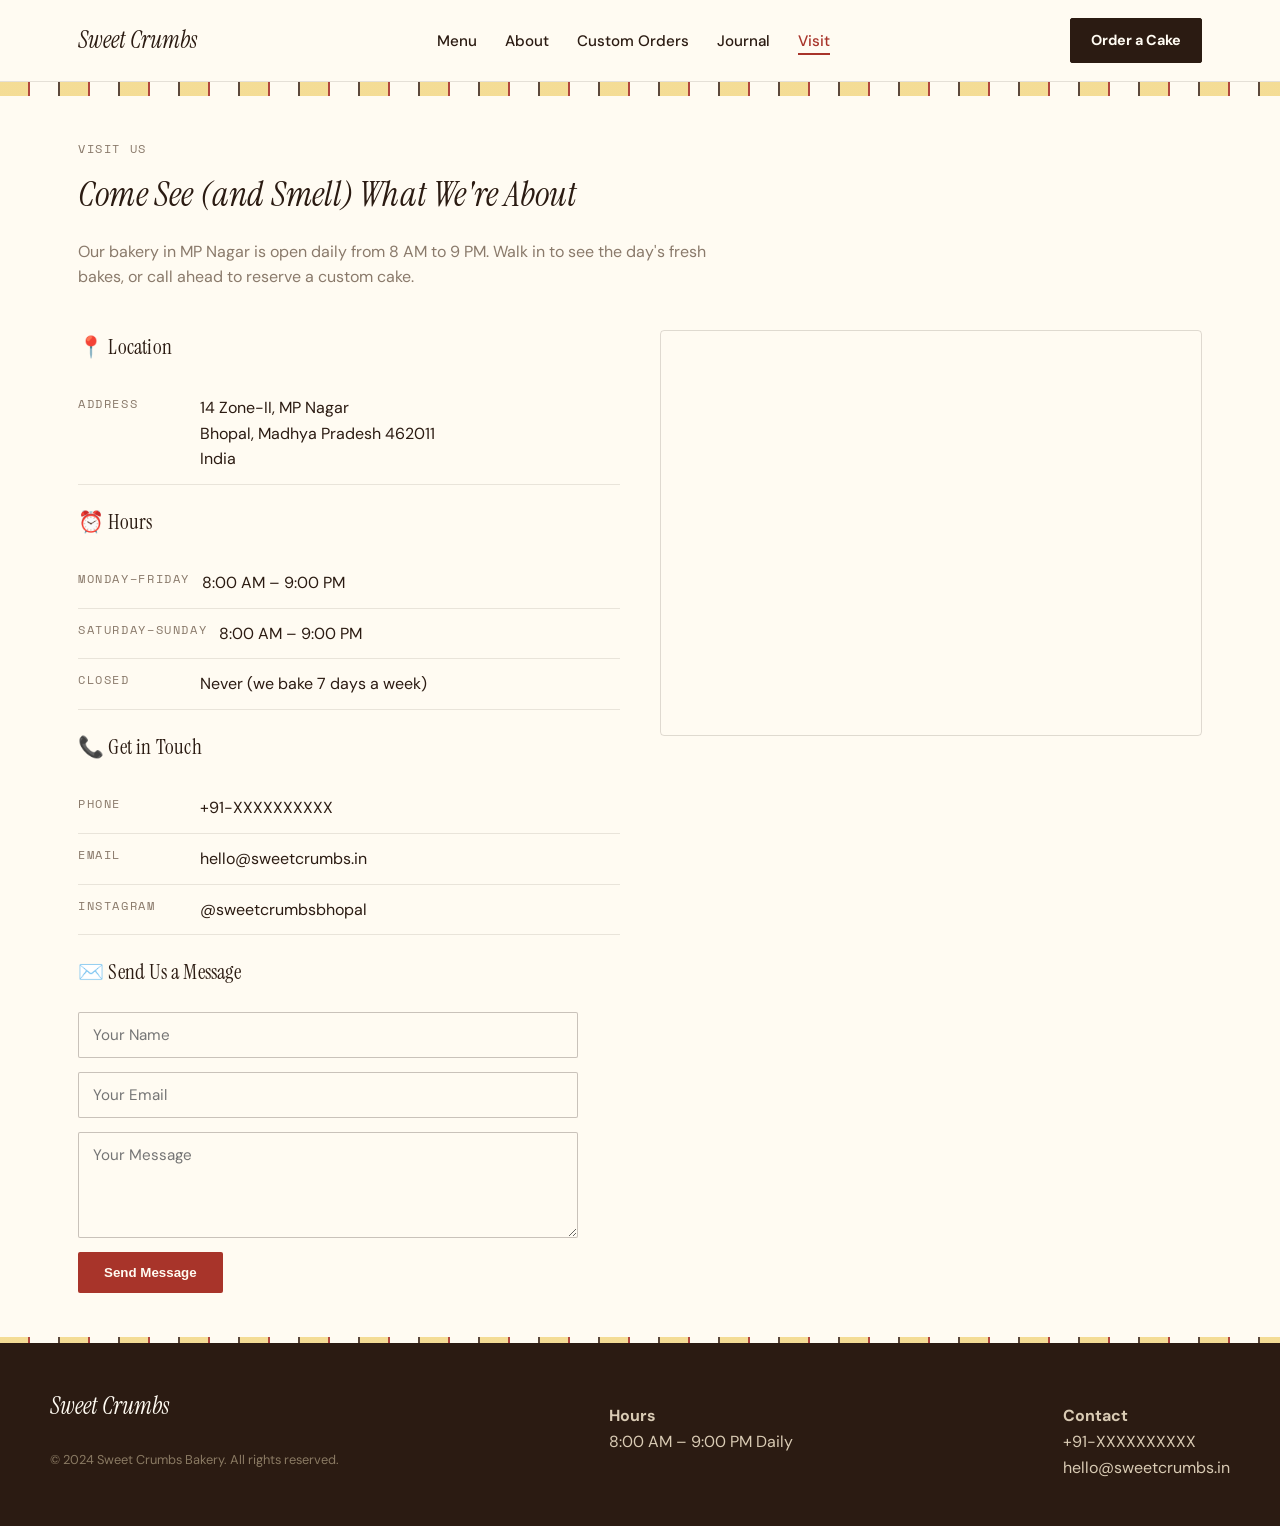
<file: visit.html>
<!DOCTYPE html>
<html lang="en">
<head>
  <meta charset="UTF-8">
  <meta name="viewport" content="width=device-width, initial-scale=1.0">
  <title>Visit Us | Sweet Crumbs Bakery</title>
  <link rel="preconnect" href="https://fonts.googleapis.com">
  <link rel="preconnect" href="https://fonts.gstatic.com" crossorigin>
  <link href="https://fonts.googleapis.com/css2?family=Instrument+Serif:ital@0;1&family=DM+Sans:wght@400;500;700&family=Space+Mono:wght@400;700&display=swap" rel="stylesheet">
  <link rel="stylesheet" href="theme.css">
  <style>
    .location-wrap { display: grid; grid-template-columns: 1fr 1fr; gap: 40px; }
    .map-embed { aspect-ratio: 4/3; border-radius: 4px; overflow: hidden; border: 1px solid rgba(43, 27, 18, 0.15); }
    .map-embed iframe { width: 100%; height: 100%; border: 0; }
    .info-section h3 { font-size: 1.3rem; margin-bottom: 12px; }
    .info-list { list-style: none; padding: 0; margin: 20px 0; }
    .info-list li { display: flex; gap: 12px; padding: 12px 0; border-bottom: 1px solid rgba(43, 27, 18, 0.1); }
    .info-list .label { min-width: 110px; }
    .info-list .value { flex: 1; }
    .contact-form {
      margin-top: 24px;
      display: grid;
      gap: 14px;
      max-width: 500px;
    }
    .contact-form input,
    .contact-form textarea {
      font-family: 'DM Sans', sans-serif;
      font-size: 0.95rem;
      padding: 12px 14px;
      border: 1px solid rgba(43, 27, 18, 0.25);
      border-radius: 2px;
      background: var(--flour);
    }
    .contact-form button {
      justify-self: start;
      background: var(--jam);
      color: var(--flour);
      border: none;
      padding: 13px 26px;
      font-weight: 700;
      border-radius: 2px;
      cursor: pointer;
      transition: background 0.2s ease;
    }
    .contact-form button:hover { background: var(--jam-dark); }
    @media (max-width: 900px) {
      .location-wrap { grid-template-columns: 1fr; }
    }
  </style>
</head>
<body>

<header>
  <div class="nav-wrap">
    <a href="index.html" class="brand">Sweet Crumbs</a>
    <nav aria-label="Primary">
      <ul>
        <li><a href="menu.html">Menu</a></li>
        <li><a href="about.html">About</a></li>
        <li><a href="custom-orders.html">Custom Orders</a></li>
        <li><a href="journal.html">Journal</a></li>
        <li><a href="visit.html" class="active">Visit</a></li>
      </ul>
    </nav>
    <a href="custom-design.html" class="cta-btn">Order a Cake</a>
  </div>
</header>
<div class="lamination" role="presentation"></div>

<section class="inner">
  <div class="section-head">
    <span class="label">Visit Us</span>
    <h2>Come See (and Smell) What We're About</h2>
    <p>Our bakery in MP Nagar is open daily from 8 AM to 9 PM. Walk in to see the day's fresh bakes, or call ahead to reserve a custom cake.</p>
  </div>

  <div class="location-wrap">
    <div>
      <div class="info-section">
        <h3>📍 Location</h3>
        <ul class="info-list">
          <li>
            <span class="label">Address</span>
            <span class="value">14 Zone-II, MP Nagar<br>Bhopal, Madhya Pradesh 462011<br>India</span>
          </li>
        </ul>

        <h3>⏰ Hours</h3>
        <ul class="info-list">
          <li>
            <span class="label">Monday–Friday</span>
            <span class="value">8:00 AM – 9:00 PM</span>
          </li>
          <li>
            <span class="label">Saturday–Sunday</span>
            <span class="value">8:00 AM – 9:00 PM</span>
          </li>
          <li>
            <span class="label">Closed</span>
            <span class="value">Never (we bake 7 days a week)</span>
          </li>
        </ul>

        <h3>📞 Get in Touch</h3>
        <ul class="info-list">
          <li>
            <span class="label">Phone</span>
            <span class="value"><a href="tel:+91-XXXXXXXXXX">+91-XXXXXXXXXX</a></span>
          </li>
          <li>
            <span class="label">Email</span>
            <span class="value"><a href="mailto:hello@sweetcrumbs.in">hello@sweetcrumbs.in</a></span>
          </li>
          <li>
            <span class="label">Instagram</span>
            <span class="value"><a href="#">@sweetcrumbsbhopal</a></span>
          </li>
        </ul>

        <h3>✉️ Send Us a Message</h3>
        <form class="contact-form">
          <input type="text" placeholder="Your Name" required>
          <input type="email" placeholder="Your Email" required>
          <textarea placeholder="Your Message" rows="4"></textarea>
          <button type="submit">Send Message</button>
        </form>
      </div>
    </div>

    <div>
      <div class="map-embed">
        <iframe src="https://www.google.com/maps/embed?pb=!1m18!1m12!1m3!1d3672.5519999999998!2d77.4341!3d23.2337!2m3!1f0!2f0!3f0!3m2!1i1024!2i768!4f13.1!3m3!1m2!1s0x0%3A0x0!2zMjPCsDIwJzAxLjIiTiA3N8KwMjYnMDIuNyJF!5e0!3m2!1sen!2sin!4v1234567890" allowfullscreen="" loading="lazy" referrerpolicy="no-referrer-when-downgrade"></iframe>
      </div>
    </div>
  </div>
</section>

<div class="lamination thin" role="presentation"></div>

<footer>
  <div class="footer-inner">
    <div>
      <a href="seo.html" class="brand">Sweet Crumbs</a>
      <p class="fine">© 2024 Sweet Crumbs Bakery. All rights reserved.</p>
    </div>
    <div>
      <p><strong>Hours</strong><br>8:00 AM – 9:00 PM Daily</p>
    </div>
    <div>
      <p><strong>Contact</strong><br><a href="tel:+91-XXXXXXXXXX">+91-XXXXXXXXXX</a><br><a href="mailto:hello@sweetcrumbs.in">hello@sweetcrumbs.in</a></p>
    </div>
  </div>
</footer>

</body>
</html>
</file>
<file: theme.css>
/* ============================================================
   SHARED THEME CSS - Used by all pages
   ============================================================ */

:root{
  --espresso:#2B1B12;
  --espresso-soft:#4A3527;
  --flour:#FFFBF2;
  --flour-dim:#F6EFDD;
  --butter:#F3D98B;
  --jam:#A8342A;
  --jam-dark:#7C2620;
  --sage:#6B7A5E;
  --muted:#8A7A6B;
  --radius:2px;
}

/* ============================================================
   RESET & BASE STYLES
   ============================================================ */

* { box-sizing: border-box; }
html { scroll-behavior: smooth; }

@media (prefers-reduced-motion: reduce) {
  html { scroll-behavior: auto; }
  * { animation: none !important; transition: none !important; }
}

body {
  margin: 0;
  background: var(--flour);
  color: var(--espresso);
  font-family: 'DM Sans', sans-serif;
  line-height: 1.6;
}

h1, h2, h3 {
  font-family: 'Instrument Serif', serif;
  font-weight: 400;
  margin: 0;
  letter-spacing: 0.2px;
}

.label {
  font-family: 'Space Mono', monospace;
  text-transform: uppercase;
  letter-spacing: 0.14em;
  font-size: 0.72rem;
  color: var(--muted);
}

a { color: inherit; text-decoration: none; }
img { max-width: 100%; display: block; }

/* ============================================================
   LAMINATION STRIPE (Signature Motif)
   ============================================================ */

.lamination {
  height: 14px;
  width: 100%;
  background: repeating-linear-gradient(
    90deg,
    var(--butter) 0 28px,
    var(--jam) 28px 30px,
    var(--flour) 30px 58px,
    var(--espresso-soft) 58px 60px
  );
  opacity: 0.9;
}

.lamination.thin { height: 6px; }

/* ============================================================
   HEADER & NAVIGATION
   ============================================================ */

header {
  position: sticky;
  top: 0;
  z-index: 20;
  background: var(--flour);
  border-bottom: 1px solid rgba(43, 27, 18, 0.12);
}

.nav-wrap {
  max-width: 1180px;
  margin: 0 auto;
  padding: 18px 28px;
  display: flex;
  align-items: center;
  justify-content: space-between;
}

.brand {
  font-family: 'Instrument Serif', serif;
  font-size: 1.5rem;
  font-style: italic;
  color: var(--espresso);
  text-decoration: none;
}

nav ul {
  list-style: none;
  display: flex;
  gap: 28px;
  margin: 0;
  padding: 0;
}

nav a {
  text-decoration: none;
  font-size: 0.95rem;
  font-weight: 500;
  transition: color 0.3s ease;
}

nav a:hover { color: var(--jam); }

nav a.active { color: var(--jam); border-bottom: 2px solid var(--jam); padding-bottom: 2px; }

.cta-btn {
  background: var(--espresso);
  color: var(--flour);
  padding: 10px 20px;
  border-radius: var(--radius);
  text-decoration: none;
  font-size: 0.9rem;
  font-weight: 700;
  border: 1px solid var(--espresso);
  transition: background 0.2s ease, color 0.2s ease;
}

.cta-btn:hover { background: transparent; color: var(--espresso); }

.cta-btn:focus-visible,
a:focus-visible,
button:focus-visible {
  outline: 3px solid var(--jam);
  outline-offset: 2px;
}

/* ============================================================
   MAIN CONTENT WRAPPER
   ============================================================ */

.inner {
  max-width: 1180px;
  margin: 0 auto;
  padding: 44px 28px;
}

.section-head {
  margin-bottom: 40px;
}

.section-head .label { display: block; margin-bottom: 8px; }

.section-head h2 {
  font-size: 2.2rem;
  font-style: italic;
  margin-bottom: 14px;
}

.section-head p {
  max-width: 60ch;
  color: var(--muted);
  font-size: 1rem;
}

/* ============================================================
   BUTTONS
   ============================================================ */

.btn-primary {
  background: var(--jam);
  color: var(--flour);
  padding: 13px 26px;
  text-decoration: none;
  font-weight: 700;
  border-radius: var(--radius);
  border: 1px solid var(--jam);
  display: inline-block;
  transition: background 0.2s ease;
  cursor: pointer;
}

.btn-primary:hover { background: var(--jam-dark); }

.btn-ghost {
  color: var(--espresso);
  padding: 13px 22px;
  text-decoration: none;
  font-weight: 700;
  border: 1px solid var(--espresso);
  border-radius: var(--radius);
  display: inline-block;
  transition: border 0.2s ease;
}

.btn-ghost:hover { border-color: var(--jam); color: var(--jam); }

/* ============================================================
   FOOTER
   ============================================================ */

footer {
  background: var(--espresso);
  color: #D9CBB4;
  padding: 44px 28px 30px;
}

.footer-inner {
  max-width: 1180px;
  margin: 0 auto;
  display: flex;
  justify-content: space-between;
  flex-wrap: wrap;
  gap: 24px;
}

footer .brand { color: var(--flour); }

footer a {
  text-decoration: none;
  color: #D9CBB4;
  transition: color 0.2s ease;
}

footer a:hover { color: var(--butter); }

.fine { font-size: 0.8rem; color: #8A7A63; margin-top: 24px; }

/* ============================================================
   GRID & LAYOUT
   ============================================================ */

.grid { display: grid; grid-template-columns: repeat(3, 1fr); gap: 24px; }

/* ============================================================
   RESPONSIVE
   ============================================================ */

@media (max-width: 900px) {
  nav ul { display: none; }
  .grid { grid-template-columns: repeat(2, 1fr); }
}

@media (max-width: 560px) {
  .grid { grid-template-columns: 1fr; }
  nav ul { display: none; }
  .inner { padding: 28px 14px; }
}
</file>
